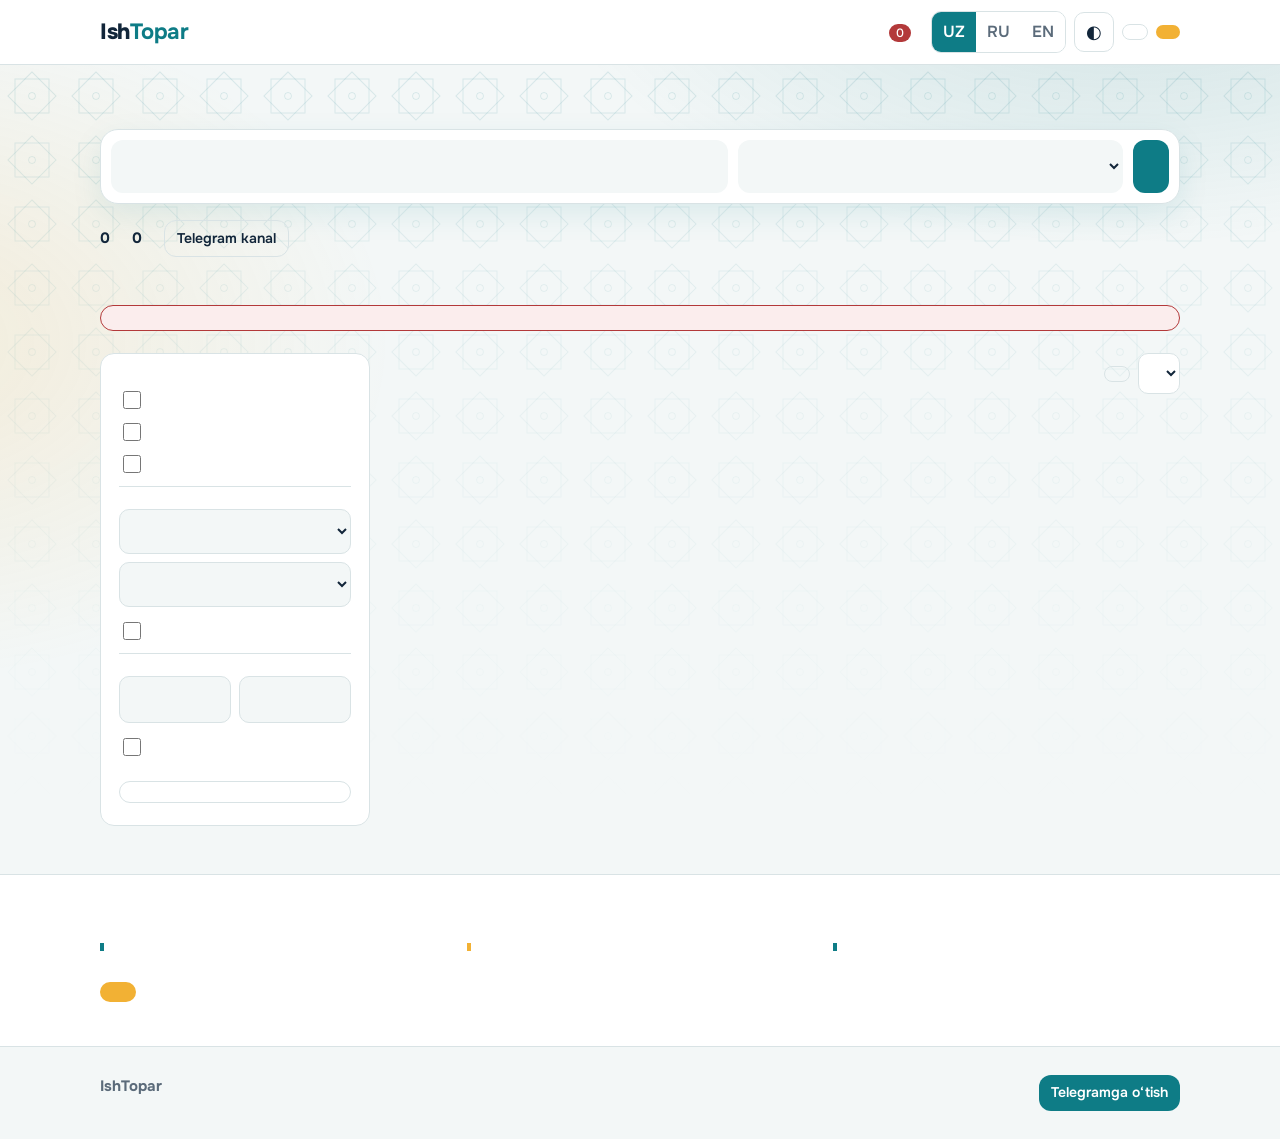
<file: index.html>
<!DOCTYPE html>
<html lang="uz">
<head>
<meta charset="utf-8">
<meta name="viewport" content="width=device-width, initial-scale=1">
<title>IshTopar</title>
<link rel="preconnect" href="https://fonts.googleapis.com">
<link href="https://fonts.googleapis.com/css2?family=Onest:wght@400;500;600;800&display=swap" rel="stylesheet">
<link rel="stylesheet" href="/static/style.css">
<style>
:root{
  --ink:#12263A; --muted:#5B6B7A; --bg:#F3F7F7; --surface:#FFFFFF; --line:#D9E3E5;
  --teal:#0E7C86; --teal-dark:#0A5E66; --gold:#F2B134; --red:#B3393A; --red-bg:#FBEDED;
  --sal-bg:#FFF4D9; --sal-line:#F0D894; --sal-ink:#4A3500; --radius:14px;
  --glow1:rgba(14,124,134,.17); --glow2:rgba(242,177,52,.15); --pat:url("data:image/svg+xml,<svg xmlns='http://www.w3.org/2000/svg' width='64' height='64' viewBox='0 0 64 64'><g fill='none' stroke='%230E7C86' stroke-opacity='.14' stroke-width='1'><rect x='15' y='15' width='34' height='34'/><rect x='15' y='15' width='34' height='34' transform='rotate(45 32 32)'/><circle cx='32' cy='32' r='3.5'/></g></svg>");
}
@media (prefers-color-scheme:dark){
  :root:not([data-theme="light"]){--ink:#E8EEF2; --muted:#9AAAB8; --bg:#0F1A24; --surface:#16242F; --line:#26384A; --teal:#3FB6C1; --teal-dark:#7FD3DB; --red-bg:#2C1A1B; --red:#E27C7D; --sal-bg:#3A3016; --sal-line:#5C4B1C; --sal-ink:#F6D98B; --glow1:rgba(63,182,193,.20); --glow2:rgba(242,177,52,.10); --pat:url("data:image/svg+xml,<svg xmlns='http://www.w3.org/2000/svg' width='64' height='64' viewBox='0 0 64 64'><g fill='none' stroke='%233FB6C1' stroke-opacity='.11' stroke-width='1'><rect x='15' y='15' width='34' height='34'/><rect x='15' y='15' width='34' height='34' transform='rotate(45 32 32)'/><circle cx='32' cy='32' r='3.5'/></g></svg>");}
}
:root[data-theme="dark"]{--ink:#E8EEF2; --muted:#9AAAB8; --bg:#0F1A24; --surface:#16242F; --line:#26384A; --teal:#3FB6C1; --teal-dark:#7FD3DB; --red-bg:#2C1A1B; --red:#E27C7D; --sal-bg:#3A3016; --sal-line:#5C4B1C; --sal-ink:#F6D98B; --glow1:rgba(63,182,193,.20); --glow2:rgba(242,177,52,.10); --pat:url("data:image/svg+xml,<svg xmlns='http://www.w3.org/2000/svg' width='64' height='64' viewBox='0 0 64 64'><g fill='none' stroke='%233FB6C1' stroke-opacity='.11' stroke-width='1'><rect x='15' y='15' width='34' height='34'/><rect x='15' y='15' width='34' height='34' transform='rotate(45 32 32)'/><circle cx='32' cy='32' r='3.5'/></g></svg>");}
*{box-sizing:border-box}
body::before{content:"";position:fixed;inset:0;z-index:-2;pointer-events:none;background:radial-gradient(900px 460px at 88% -6%,var(--glow1),transparent 65%),radial-gradient(760px 520px at -8% 38%,var(--glow2),transparent 65%)}
body::after{content:"";position:fixed;inset:0;z-index:-1;pointer-events:none;background-image:var(--pat);background-size:64px 64px;-webkit-mask-image:linear-gradient(180deg,#000 0,rgba(0,0,0,.35) 45%,transparent 90%);mask-image:linear-gradient(180deg,#000 0,rgba(0,0,0,.35) 45%,transparent 90%)}
html{scroll-padding-top:env(safe-area-inset-top,0px)}
body{margin:0;background:var(--bg);color:var(--ink);font-family:"Onest","Segoe UI",system-ui,sans-serif;line-height:1.55;font-size:16px;padding-top:env(safe-area-inset-top,0px);padding-bottom:env(safe-area-inset-bottom,0px)}
a{color:inherit}
:focus-visible{outline:3px solid var(--gold);outline-offset:2px}
.wrap{max-width:1120px;margin:0 auto;padding:0 20px}
.btn{display:inline-block;border:0;cursor:pointer;font:inherit;font-weight:600;border-radius:12px;padding:10px 18px;text-decoration:none;text-align:center}
.btn-gold{background:var(--gold);color:#2B1E00}
.btn-gold:hover{filter:brightness(.95)}
.btn-teal{background:var(--teal);color:#fff}
.btn-teal:hover{background:var(--teal-dark)}
.btn-line{background:transparent;border:1.5px solid var(--line);color:var(--ink)}
.btn-line:hover{border-color:var(--teal)}
.btn-sm{padding:7px 12px;font-size:14px}
.icon-btn{border:1px solid var(--line);background:var(--surface);color:var(--ink);border-radius:10px;width:40px;height:40px;cursor:pointer;font-size:18px}

/* Header */
header.top{background:var(--surface);border-bottom:1px solid var(--line)}
header.top .wrap{display:flex;align-items:center;gap:12px;min-height:64px;flex-wrap:wrap;padding-top:8px;padding-bottom:8px}
.logo{font-weight:800;font-size:22px;text-decoration:none;letter-spacing:-.02em}
.logo b{color:var(--teal)}
nav{margin-left:auto;display:flex;gap:8px;align-items:center;flex-wrap:wrap}
nav .navlink{padding:8px 12px;border-radius:10px;text-decoration:none;color:var(--muted);font-weight:500;background:none;border:0;font:inherit;font-weight:500;cursor:pointer}
nav .navlink:hover{background:var(--bg);color:var(--ink)}
.count{display:inline-block;min-width:22px;padding:0 6px;border-radius:999px;background:var(--red);color:#fff;font-size:12px;text-align:center;margin-left:4px}
.lang{display:flex;border:1px solid var(--line);border-radius:10px;overflow:hidden}
.lang button{border:0;background:var(--surface);color:var(--muted);font:inherit;font-weight:600;padding:8px 11px;cursor:pointer}
.lang button[aria-pressed="true"]{background:var(--teal);color:#fff}
#userBox{display:none;position:relative;align-items:center}
.avatar-btn{width:42px;height:42px;border-radius:50%;border:2.5px solid var(--teal);padding:0;background:var(--teal);color:#fff;font:inherit;font-weight:800;cursor:pointer;overflow:hidden;display:grid;place-items:center}
.avatar-btn.emp{border-color:var(--gold);background:var(--gold);color:#2B1E00}
.avatar-btn img{width:100%;height:100%;object-fit:cover;display:block}
.online{position:absolute;right:0;bottom:0;width:12px;height:12px;border-radius:50%;background:#2DB36B;border:2px solid var(--surface);pointer-events:none}
.menu{position:absolute;right:0;top:calc(100% + 10px);min-width:270px;background:var(--surface);border:1px solid var(--line);border-radius:14px;box-shadow:0 14px 40px rgba(0,0,0,.22);padding:8px;z-index:20}
.menu[hidden]{display:none}
.menu .who{display:flex;gap:12px;align-items:center;padding:10px 10px 14px;border-bottom:1px solid var(--line);margin-bottom:6px}
.who-av{width:48px;height:48px;flex:none;border-radius:50%;background:var(--teal);color:#fff;border:2.5px solid var(--teal);display:grid;place-items:center;font-weight:800;overflow:hidden}
.who-av.emp{background:var(--gold);border-color:var(--gold);color:#2B1E00}
.who-av img{width:100%;height:100%;object-fit:cover;display:block}
.who-t{min-width:0}
.who-t strong{display:block;font-size:16px;line-height:1.3;overflow:hidden;text-overflow:ellipsis;white-space:nowrap}
#mId{color:var(--muted);font-size:14px;font-variant-numeric:tabular-nums;overflow:hidden;text-overflow:ellipsis}
.menu button{display:flex;gap:10px;align-items:center;width:100%;text-align:left;border:0;background:none;color:var(--ink);font:inherit;padding:10px;border-radius:9px;cursor:pointer}
.menu button svg{width:18px;height:18px;flex:none;color:var(--muted)}
.menu button.danger,.menu button.danger svg{color:var(--red)}
.menu button:hover{background:var(--bg)}
.pill{display:inline-block;margin-top:6px;font-size:12px;font-weight:700;padding:1px 10px;border-radius:999px;border:1.5px solid var(--teal);color:var(--teal);background:var(--bg)}
.pill.emp{border-color:var(--gold);color:var(--sal-ink);background:var(--sal-bg)}
.roles{display:grid;grid-template-columns:1fr 1fr;gap:10px;margin-top:6px}
.dlg form label.role{position:relative;margin:0;font-weight:400;border:1.5px solid var(--line);border-radius:12px;padding:12px;cursor:pointer;background:var(--bg)}
.dlg form .role input{position:absolute;opacity:0;width:1px;height:1px;padding:0;border:0}
.role strong{display:block;font-weight:600}
.role span{color:var(--muted);font-size:14px;line-height:1.35;display:block}
.role:has(input:checked){border-color:var(--teal);box-shadow:0 0 0 2px var(--teal) inset}
.role:has(input:focus-visible){outline:3px solid var(--gold);outline-offset:2px}
.photo-row{display:flex;gap:16px;align-items:center;margin:16px 0 4px}
.photo{width:84px;height:84px;flex:none;border-radius:50%;background:var(--teal);color:#fff;display:grid;place-items:center;font-weight:800;font-size:30px;overflow:hidden}
.dlg form label.inl{display:flex;gap:8px;align-items:center;font-weight:500;margin-top:16px}
.dlg form input[type=checkbox]{width:18px;height:18px;padding:0;accent-color:var(--teal)}
.dlg form label.sub{margin-top:14px}
.tabs[hidden]{display:none}
.phone{display:flex;align-items:center;border:1px solid var(--line);border-radius:10px;background:var(--bg)}
.phone:focus-within{outline:3px solid var(--gold);outline-offset:2px;border-color:var(--teal)}
.pfx{padding:0 4px 0 13px;font-weight:600;color:var(--ink);user-select:none;white-space:nowrap}
.dlg form .phone input{border:0;background:transparent;outline:none;padding-left:6px;font-variant-numeric:tabular-nums}
.pwbox{position:relative}
.dlg form .pwbox input{padding-right:100px}
.pwtog{position:absolute;right:6px;top:50%;transform:translateY(-50%);border:0;background:none;color:var(--teal);font:inherit;font-weight:600;cursor:pointer;padding:6px 8px}
.linkrow{display:flex;justify-content:space-between;gap:8px 16px;flex-wrap:wrap;margin-top:12px}
.linkbtn{border:0;background:none;color:var(--teal);font:inherit;font-weight:600;cursor:pointer;padding:4px 0;text-decoration:underline;text-underline-offset:3px}
.alert{margin:12px 0 0;padding:10px 14px;border-radius:10px;background:var(--red-bg);border:1px solid var(--red);font-size:15px}
.demo{margin:12px 0 0;padding:10px 14px;border:1.5px dashed var(--gold);border-radius:10px;background:var(--sal-bg);color:var(--sal-ink);font-size:15px}
.demo strong{letter-spacing:.18em;font-size:18px}
.dlg form input.codeinput{letter-spacing:.35em;font-size:22px;text-align:center;font-variant-numeric:tabular-nums}

/* Hero */
.hero{padding:40px 0 22px}
.hero h1{font-size:clamp(30px,5vw,50px);line-height:1.08;margin:0 0 10px;letter-spacing:-.03em;font-weight:800;max-width:16em}
.hero h1 .h1b{display:block;color:var(--teal)}
.hero p{margin:0 0 24px;color:var(--muted);font-size:18px;max-width:34em}
.search{display:grid;grid-template-columns:1.6fr 1fr auto;gap:10px;background:var(--surface);border:1px solid var(--line);border-radius:18px;padding:10px;box-shadow:0 10px 30px rgba(14,124,134,.10)}
.search input,.search select{font:inherit;color:var(--ink);background:var(--bg);border:1px solid transparent;border-radius:12px;padding:13px 14px;width:100%}
.search input:focus,.search select:focus{border-color:var(--teal);outline:none}
.stats{display:flex;gap:22px;flex-wrap:wrap;margin-top:16px;color:var(--muted);font-size:15px;align-items:center}
.stats strong{color:var(--ink)}

/* Categories */
.cats{display:flex;gap:8px;overflow-x:auto;padding:6px 20px 14px;margin:0 -20px;scrollbar-width:thin}
.chip{flex:none;border:1.5px solid var(--line);background:var(--surface);color:var(--ink);padding:8px 16px;border-radius:999px;font:inherit;font-weight:500;cursor:pointer}
.chip[aria-pressed="true"]{background:var(--teal);border-color:var(--teal);color:#fff}

.warn{display:flex;gap:12px;background:var(--red-bg);border:1px solid var(--red);color:var(--ink);border-radius:var(--radius);padding:12px 16px;margin:6px 0 22px;font-size:15px}
.warn strong{color:var(--red)}

/* Layout */
.layout{display:grid;grid-template-columns:270px 1fr;gap:24px;align-items:start;padding-bottom:48px}
aside.filters{background:var(--surface);border:1px solid var(--line);border-radius:var(--radius);padding:18px;position:sticky;top:16px}
aside.filters h2{font-size:16px;margin:0 0 12px}
.fgroup{border-top:1px solid var(--line);padding:14px 0 6px}
.fgroup:first-of-type{border-top:0;padding-top:0}
.fgroup h3{font-size:14px;margin:0 0 8px;color:var(--muted);font-weight:600}
.fgroup label.chk{display:flex;gap:8px;align-items:center;padding:4px 0;cursor:pointer}
.fgroup input[type=checkbox]{accent-color:var(--teal);width:18px;height:18px}
.fgroup select,.fgroup input[type=number]{font:inherit;width:100%;padding:10px;border-radius:10px;border:1px solid var(--line);background:var(--bg);color:var(--ink);margin-bottom:8px}
.fgroup select:disabled{opacity:.55}
.range{display:grid;grid-template-columns:1fr 1fr;gap:8px}
.filters-toggle{display:none}

.listhead{display:flex;justify-content:space-between;align-items:center;margin-bottom:12px;gap:12px;flex-wrap:wrap}
.listhead h2{margin:0;font-size:20px}
.listhead select{font:inherit;padding:8px 10px;border-radius:10px;border:1px solid var(--line);background:var(--surface);color:var(--ink)}

/* Job card */
.job{display:grid;grid-template-columns:48px 1fr auto;gap:14px;background:var(--surface);border:1px solid var(--line);border-radius:var(--radius);padding:16px;margin-bottom:12px;cursor:pointer}
.job:hover{border-color:var(--teal)}
.avatar{width:48px;height:48px;border-radius:12px;background:var(--teal);color:#fff;display:grid;place-items:center;font-weight:800;font-size:18px}
.job h3{margin:0 0 2px;font-size:18px;line-height:1.3;display:flex;gap:8px;align-items:center;flex-wrap:wrap}
.job .meta{color:var(--muted);font-size:14.5px}
.colink{border:0;background:none;padding:0;font:inherit;color:var(--teal);font-weight:600;cursor:pointer;text-decoration:underline;text-underline-offset:3px}
.tags{display:flex;flex-wrap:wrap;gap:6px;margin-top:10px}
.tag{font-size:13px;padding:3px 10px;border-radius:999px;background:var(--bg);border:1px solid var(--line);color:var(--ink)}
.tag.salary{background:var(--sal-bg);border-color:var(--sal-line);color:var(--sal-ink)}
.badge-new{font-size:12px;font-weight:700;background:var(--gold);color:#2B1E00;border-radius:6px;padding:1px 8px}
.job .side{text-align:right;display:flex;flex-direction:column;justify-content:space-between;align-items:flex-end;gap:8px;font-size:13px;color:var(--muted)}
.save{border:0;background:none;font-size:22px;cursor:pointer;color:var(--muted);line-height:1}
.save[aria-pressed="true"]{color:var(--red)}
.empty{text-align:center;padding:48px 16px;background:var(--surface);border:1px dashed var(--line);border-radius:var(--radius);color:var(--muted)}
.empty strong{display:block;color:var(--ink);font-size:18px;margin-bottom:6px}
.more{display:block;margin:6px auto 0}

/* Employers */
.employers{background:var(--surface);border-top:1px solid var(--line);border-bottom:1px solid var(--line);padding:44px 0}
.employers h2{margin:0 0 6px;font-size:28px;letter-spacing:-.02em}
.employers p.lead{margin:0 0 24px;color:var(--muted);max-width:36em}
.eitems{display:grid;grid-template-columns:repeat(3,1fr);gap:20px;margin-bottom:24px}
.eitem{border-left:4px solid var(--teal);padding:2px 0 2px 16px}
.eitem:nth-child(2){border-color:var(--gold)}
.eitem h3{margin:0 0 4px;font-size:17px}
.eitem p{margin:0;color:var(--muted);font-size:15px}

/* Dialogs */
dialog{border:0;border-radius:18px;padding:0;max-width:640px;width:calc(100% - 28px);background:var(--surface);color:var(--ink);box-shadow:0 30px 80px rgba(0,0,0,.35)}
dialog::backdrop{background:rgba(10,20,30,.55)}
.dlg{padding:24px;max-height:85vh;overflow:auto}
.dlg h2{margin:0 0 4px;font-size:24px;line-height:1.25}
.dlg .close{float:right}
.dlg dl{display:grid;grid-template-columns:110px 1fr;gap:8px 12px;margin:18px 0}
.dlg dt{color:var(--muted)}
.dlg dd{margin:0}
.dlg .actions{display:flex;gap:10px;flex-wrap:wrap;margin-top:18px}
.dlg form label{display:block;margin:12px 0 4px;font-weight:600;font-size:14px}
.dlg form input,.dlg form select,.dlg form textarea{font:inherit;width:100%;padding:11px;border-radius:10px;border:1px solid var(--line);background:var(--bg);color:var(--ink)}
.dlg .two{display:grid;grid-template-columns:1fr 1fr;gap:10px}
.tabs{display:flex;gap:6px;margin:14px 0 4px}
.tabs button{flex:1;border:1.5px solid var(--line);background:var(--surface);color:var(--ink);font:inherit;font-weight:600;padding:9px;border-radius:10px;cursor:pointer}
.tabs button[aria-pressed="true"]{background:var(--teal);border-color:var(--teal);color:#fff}
.note{color:var(--muted);font-size:14px;margin-top:12px}
.mini{display:flex;justify-content:space-between;gap:10px;align-items:center;border:1px solid var(--line);border-radius:12px;padding:10px 14px;margin-top:8px;cursor:pointer;background:var(--bg)}
.mini:hover{border-color:var(--teal)}

footer{background:var(--bg);padding:28px 0;color:var(--muted);font-size:15px}
footer .wrap{display:flex;justify-content:space-between;gap:16px;flex-wrap:wrap}

@media (max-width:860px){
  .layout{grid-template-columns:1fr}
  aside.filters{position:static;display:none}
  aside.filters.open{display:block}
  .filters-toggle{display:inline-block}
  .search{grid-template-columns:1fr}
  .eitems{grid-template-columns:1fr}
  nav .hide-sm{display:none}
}
@media (max-width:520px){
  .job{grid-template-columns:40px 1fr}
  .job .side{grid-column:1/-1;flex-direction:row;align-items:center;text-align:left}
  .avatar{width:40px;height:40px;font-size:16px}
  .dlg .two{grid-template-columns:1fr}
  .dlg dl{grid-template-columns:1fr}
}
@media (prefers-reduced-motion:no-preference){.job{transition:border-color .15s}}
</style>
</head>
<body>

<header class="top">
  <div class="wrap">
    <a class="logo" href="#">Ish<b>Topar</b></a>
    <nav>
      <button class="navlink" id="savedBtn"><span data-i18n="nav_saved"></span><span class="count" id="savedCount">0</span></button>
      <div class="lang" role="group" aria-label="Til / Язык">
        <button data-lang="uz" aria-pressed="true">UZ</button>
        <button data-lang="ru" aria-pressed="false">RU</button>
        <button data-lang="en" aria-pressed="false">EN</button>
      </div>
      <button class="icon-btn" id="themeBtn" aria-label="Theme">◐</button>
      <button class="btn btn-line btn-sm" id="loginBtn" data-i18n="login"></button>
      <span id="userBox">
        <button class="avatar-btn" id="avatarBtn" aria-haspopup="true" aria-expanded="false"></button>
        <span class="online" aria-hidden="true"></span>
        <div class="menu" id="userMenu" hidden>
          <div class="who">
            <div class="who-av" id="mAv"></div>
            <div class="who-t"><strong id="mName"></strong><div id="mId"></div><span class="pill" id="mRole"></span></div>
          </div>
          <button type="button" id="menuProfile"><svg viewBox="0 0 24 24" fill="none" stroke="currentColor" stroke-width="2" stroke-linecap="round" stroke-linejoin="round" aria-hidden="true"><circle cx="12" cy="8" r="4"/><path d="M4 21c0-4 4-6 8-6s8 2 8 6"/></svg><span data-i18n="menu_profile"></span></button>
          <button type="button" id="logoutBtn" class="danger"><svg viewBox="0 0 24 24" fill="none" stroke="currentColor" stroke-width="2" stroke-linecap="round" stroke-linejoin="round" aria-hidden="true"><path d="M9 21H5a2 2 0 0 1-2-2V5a2 2 0 0 1 2-2h4"/><path d="M16 17l5-5-5-5"/><path d="M21 12H9"/></svg><span data-i18n="logout"></span></button>
        </div>
      </span>
      <button class="btn btn-gold btn-sm" id="postBtn" data-i18n="post"></button>
    </nav>
  </div>
</header>

<main>
<section class="hero">
  <div class="wrap">
    <h1><span data-i18n="hero_h1"></span><span class="h1b" data-i18n="hero_h2"></span></h1>
    <p data-i18n="hero_p"></p>
    <div class="search" role="search">
      <input id="q" type="search" data-ph="ph_q" aria-label="Search">
      <select id="regionTop" aria-label="Hudud"></select>
      <button class="btn btn-teal" id="goBtn" data-i18n="search"></button>
    </div>
    <div class="stats">
      <span><strong id="statCount">0</strong> <span data-i18n="stat_active"></span></span>
      <span><strong id="statNew">0</strong> <span data-i18n="stat_new"></span></span>
      <a class="btn btn-line btn-sm" href="https://t.me/ishtoparuzb" target="_blank" rel="noopener">Telegram kanal</a>
    </div>
  </div>
</section>

<div class="wrap">
  <div class="cats" id="cats"></div>

  <div class="warn" role="note">
    <strong data-i18n="warn_b"></strong><span data-i18n="warn_t"></span>
  </div>

  <div class="layout" id="list">
    <aside class="filters" id="filters">
      <h2 data-i18n="filters"></h2>
      <div class="fgroup">
        <h3 data-i18n="f_type"></h3>
        <label class="chk"><input type="checkbox" name="type" value="full"> <span data-i18n="t_full"></span></label>
        <label class="chk"><input type="checkbox" name="type" value="part"> <span data-i18n="t_part"></span></label>
        <label class="chk"><input type="checkbox" name="type" value="intern"> <span data-i18n="t_intern"></span></label>
      </div>
      <div class="fgroup">
        <h3 data-i18n="f_region"></h3>
        <select id="region" aria-label="Viloyat"></select>
        <select id="district" aria-label="Tuman"></select>
        <label class="chk"><input type="checkbox" id="remote"> <span data-i18n="remote"></span></label>
      </div>
      <div class="fgroup">
        <h3 data-i18n="f_salary"></h3>
        <div class="range">
          <input type="number" id="smin" min="0" step="0.5" data-ph="from">
          <input type="number" id="smax" min="0" step="0.5" data-ph="to">
        </div>
        <label class="chk"><input type="checkbox" id="salaryOnly"> <span data-i18n="sal_only"></span></label>
      </div>
      <button class="btn btn-line" id="reset" style="width:100%;margin:12px 0 4px" data-i18n="reset"></button>
    </aside>

    <section>
      <div class="listhead">
        <h2 id="resultTitle"></h2>
        <div style="display:flex;gap:8px;align-items:center;flex-wrap:wrap">
          <button class="btn btn-line btn-sm" id="backAll" hidden data-i18n="back_all"></button>
          <button class="btn btn-line btn-sm filters-toggle" id="fToggle" data-i18n="filters"></button>
          <select id="sort" aria-label="Sort">
            <option value="new" data-i18n="sort_new"></option>
            <option value="salary" data-i18n="sort_sal"></option>
          </select>
        </div>
      </div>
      <div id="jobs"></div>
    </section>
  </div>
</div>

<section class="employers" id="employers">
  <div class="wrap">
    <h2 data-i18n="e_h"></h2>
    <p class="lead" data-i18n="e_p"></p>
    <div class="eitems">
      <div class="eitem"><h3 data-i18n="e1_h"></h3><p data-i18n="e1_t"></p></div>
      <div class="eitem"><h3 data-i18n="e2_h"></h3><p data-i18n="e2_t"></p></div>
      <div class="eitem"><h3 data-i18n="e3_h"></h3><p data-i18n="e3_t"></p></div>
    </div>
    <button class="btn btn-gold" id="postBtn2" data-i18n="post"></button>
  </div>
</section>
</main>

<footer>
  <div class="wrap">
    <div><strong>IshTopar</strong><br><span data-i18n="foot1"></span></div>
    <div>
      
<a
  class="btn btn-teal btn-sm"
  href="https://t.me/ishtoparuzb"
  target="_blank"
  rel="noopener noreferrer"
>
  Telegramga o‘tish
</a>
<br>
<span data-i18n="foot3"></span>

    </div>
  </div>
</footer>

<dialog id="detail" aria-label="Job"><div class="dlg" id="dBody"></div></dialog>
<dialog id="coDlg" aria-label="Company"><div class="dlg" id="coBody"></div></dialog>

<dialog id="postDlg" aria-labelledby="pTitle">
  <div class="dlg">
    <button class="icon-btn close" data-close aria-label="Close">✕</button>
    <h2 id="pTitle" data-i18n="p_title"></h2>
    <p class="note" style="margin-top:4px" data-i18n="p_sub"></p>
    <form id="postForm">
      <label for="f1" data-i18n="p_job"></label><input id="f1" required>
      <label for="f2" data-i18n="p_co"></label><input id="f2" required>
      <div class="two">
        <div><label for="pCat" data-i18n="p_cat"></label><select id="pCat"></select></div>
        <div>
</file>
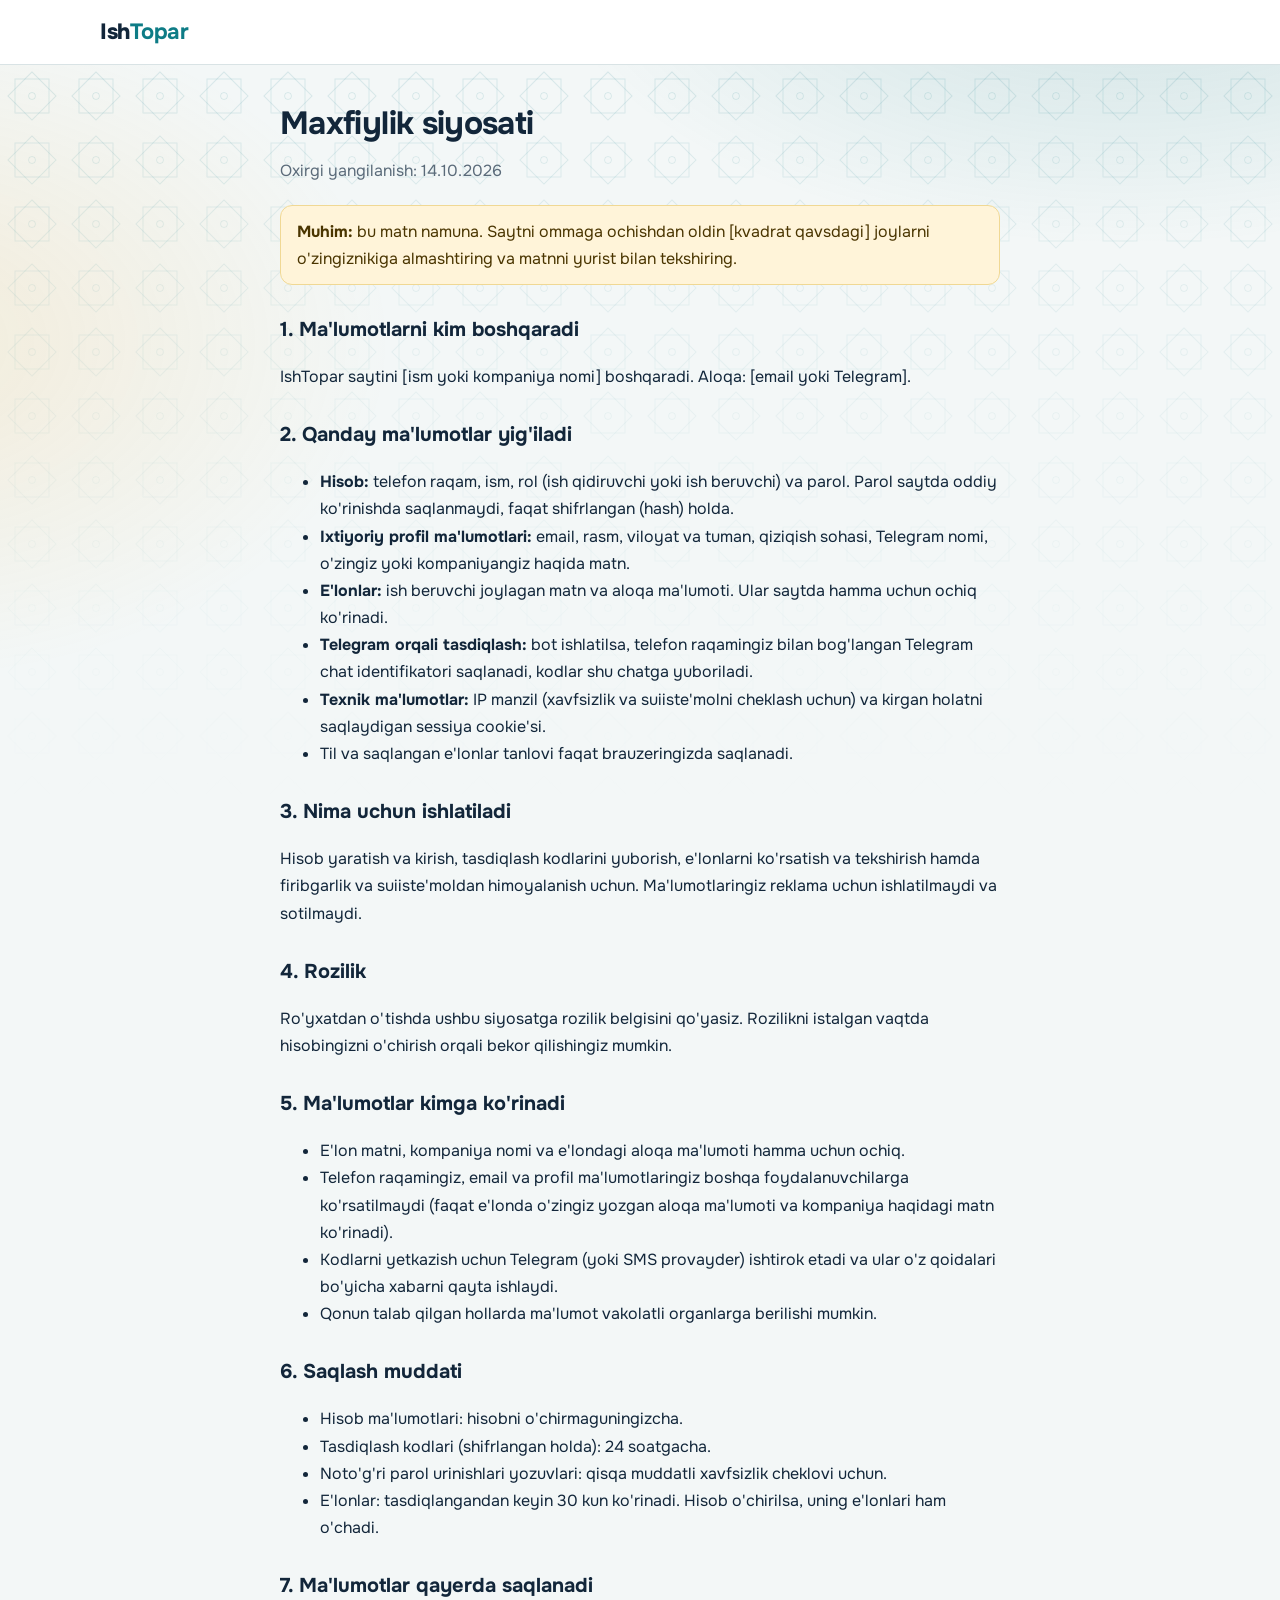
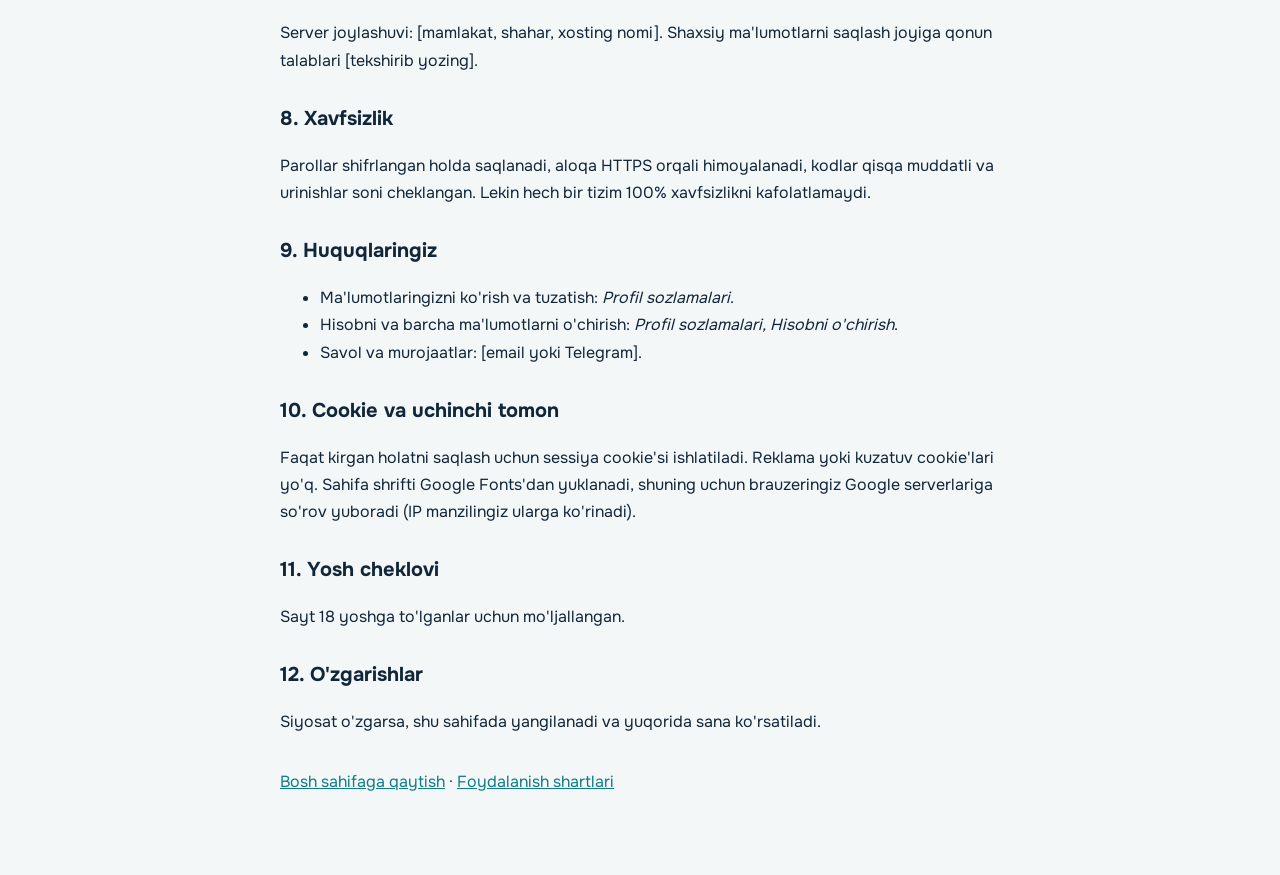
<file: privacy.html>
<!DOCTYPE html>
<html lang="uz">
<head>
<meta charset="utf-8">
<meta name="viewport" content="width=device-width, initial-scale=1">
<title>Maxfiylik siyosati | IshTopar</title>
<link rel="preconnect" href="https://fonts.googleapis.com">
<link href="https://fonts.googleapis.com/css2?family=Onest:wght@400;500;600;800&display=swap" rel="stylesheet">
<link rel="stylesheet" href="/static/style.css">
</head>
<body>
<header class="top"><div class="wrap"><a class="logo" href="/">Ish<b>Topar</b></a></div></header>
<main class="doc">
<h1>Maxfiylik siyosati</h1>
<div class="meta">Oxirgi yangilanish: 14.10.2026</div>
<div class="box"><strong>Muhim:</strong> bu matn namuna. Saytni ommaga ochishdan oldin [kvadrat qavsdagi] joylarni o'zingiznikiga almashtiring va matnni yurist bilan tekshiring.</div>

<h2>1. Ma'lumotlarni kim boshqaradi</h2>
<p>IshTopar saytini [ism yoki kompaniya nomi] boshqaradi. Aloqa: [email yoki Telegram].</p>

<h2>2. Qanday ma'lumotlar yig'iladi</h2>
<ul>
<li><strong>Hisob:</strong> telefon raqam, ism, rol (ish qidiruvchi yoki ish beruvchi) va parol. Parol saytda oddiy ko'rinishda saqlanmaydi, faqat shifrlangan (hash) holda.</li>
<li><strong>Ixtiyoriy profil ma'lumotlari:</strong> email, rasm, viloyat va tuman, qiziqish sohasi, Telegram nomi, o'zingiz yoki kompaniyangiz haqida matn.</li>
<li><strong>E'lonlar:</strong> ish beruvchi joylagan matn va aloqa ma'lumoti. Ular saytda hamma uchun ochiq ko'rinadi.</li>
<li><strong>Telegram orqali tasdiqlash:</strong> bot ishlatilsa, telefon raqamingiz bilan bog'langan Telegram chat identifikatori saqlanadi, kodlar shu chatga yuboriladi.</li>
<li><strong>Texnik ma'lumotlar:</strong> IP manzil (xavfsizlik va suiiste'molni cheklash uchun) va kirgan holatni saqlaydigan sessiya cookie'si.</li>
<li>Til va saqlangan e'lonlar tanlovi faqat brauzeringizda saqlanadi.</li>
</ul>

<h2>3. Nima uchun ishlatiladi</h2>
<p>Hisob yaratish va kirish, tasdiqlash kodlarini yuborish, e'lonlarni ko'rsatish va tekshirish hamda firibgarlik va suiiste'moldan himoyalanish uchun. Ma'lumotlaringiz reklama uchun ishlatilmaydi va sotilmaydi.</p>

<h2>4. Rozilik</h2>
<p>Ro'yxatdan o'tishda ushbu siyosatga rozilik belgisini qo'yasiz. Rozilikni istalgan vaqtda hisobingizni o'chirish orqali bekor qilishingiz mumkin.</p>

<h2>5. Ma'lumotlar kimga ko'rinadi</h2>
<ul>
<li>E'lon matni, kompaniya nomi va e'londagi aloqa ma'lumoti hamma uchun ochiq.</li>
<li>Telefon raqamingiz, email va profil ma'lumotlaringiz boshqa foydalanuvchilarga ko'rsatilmaydi (faqat e'londa o'zingiz yozgan aloqa ma'lumoti va kompaniya haqidagi matn ko'rinadi).</li>
<li>Kodlarni yetkazish uchun Telegram (yoki SMS provayder) ishtirok etadi va ular o'z qoidalari bo'yicha xabarni qayta ishlaydi.</li>
<li>Qonun talab qilgan hollarda ma'lumot vakolatli organlarga berilishi mumkin.</li>
</ul>

<h2>6. Saqlash muddati</h2>
<ul>
<li>Hisob ma'lumotlari: hisobni o'chirmaguningizcha.</li>
<li>Tasdiqlash kodlari (shifrlangan holda): 24 soatgacha.</li>
<li>Noto'g'ri parol urinishlari yozuvlari: qisqa muddatli xavfsizlik cheklovi uchun.</li>
<li>E'lonlar: tasdiqlangandan keyin 30 kun ko'rinadi. Hisob o'chirilsa, uning e'lonlari ham o'chadi.</li>
</ul>

<h2>7. Ma'lumotlar qayerda saqlanadi</h2>
<p>Server joylashuvi: [mamlakat, shahar, xosting nomi]. Shaxsiy ma'lumotlarni saqlash joyiga qonun talablari [tekshirib yozing].</p>

<h2>8. Xavfsizlik</h2>
<p>Parollar shifrlangan holda saqlanadi, aloqa HTTPS orqali himoyalanadi, kodlar qisqa muddatli va urinishlar soni cheklangan. Lekin hech bir tizim 100% xavfsizlikni kafolatlamaydi.</p>

<h2>9. Huquqlaringiz</h2>
<ul>
<li>Ma'lumotlaringizni ko'rish va tuzatish: <em>Profil sozlamalari</em>.</li>
<li>Hisobni va barcha ma'lumotlarni o'chirish: <em>Profil sozlamalari, Hisobni o'chirish</em>.</li>
<li>Savol va murojaatlar: [email yoki Telegram].</li>
</ul>

<h2>10. Cookie va uchinchi tomon</h2>
<p>Faqat kirgan holatni saqlash uchun sessiya cookie'si ishlatiladi. Reklama yoki kuzatuv cookie'lari yo'q. Sahifa shrifti Google Fonts'dan yuklanadi, shuning uchun brauzeringiz Google serverlariga so'rov yuboradi (IP manzilingiz ularga ko'rinadi).</p>

<h2>11. Yosh cheklovi</h2>
<p>Sayt 18 yoshga to'lganlar uchun mo'ljallangan.</p>

<h2>12. O'zgarishlar</h2>
<p>Siyosat o'zgarsa, shu sahifada yangilanadi va yuqorida sana ko'rsatiladi.</p>

<p style="margin-top:32px"><a href="/">Bosh sahifaga qaytish</a> · <a href="/terms">Foydalanish shartlari</a></p>
</main>
</body>
</html>
</file>
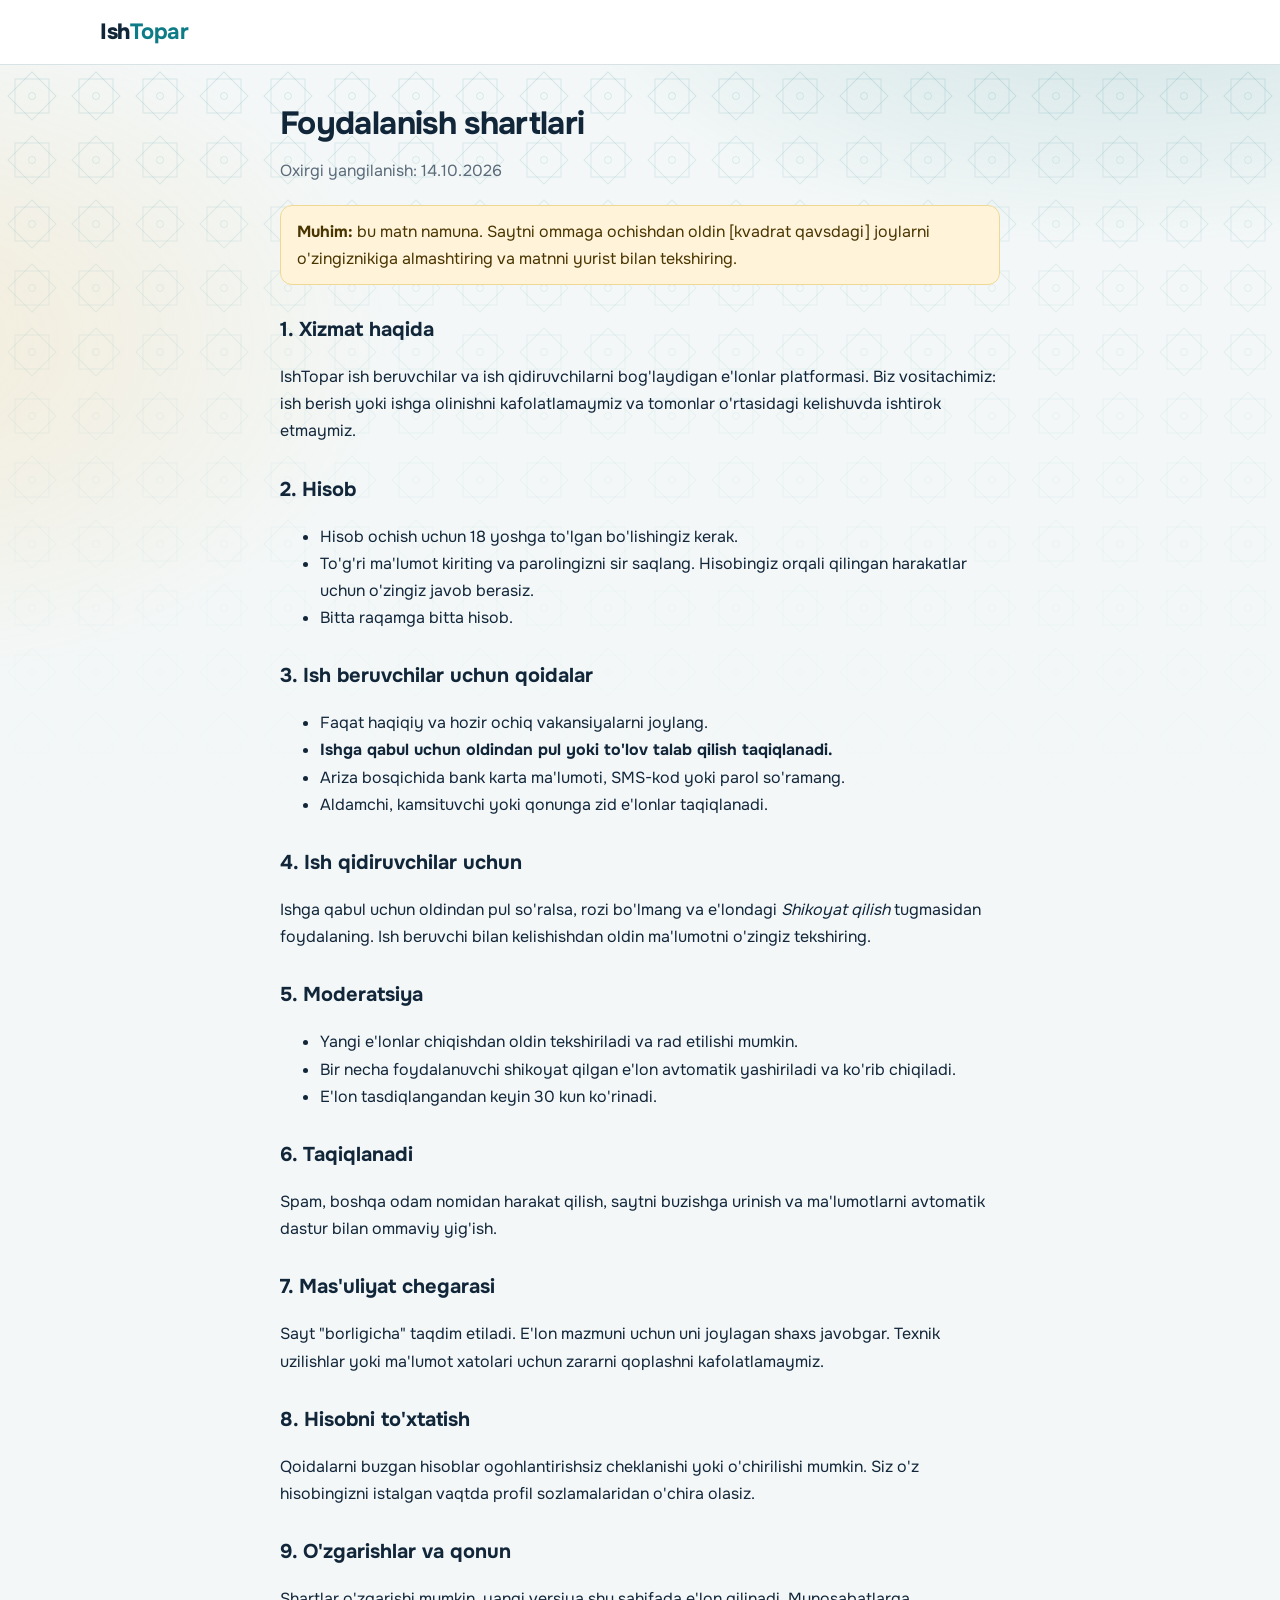
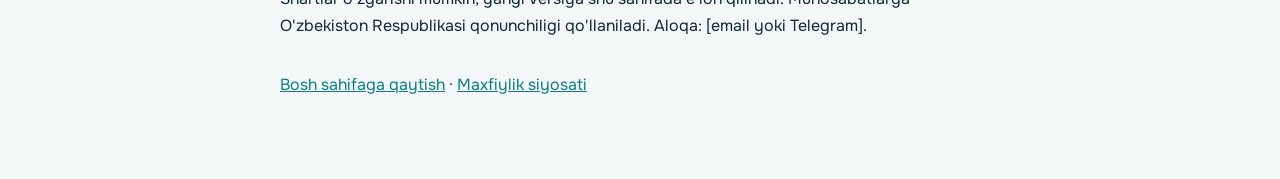
<file: terms.html>
<!DOCTYPE html>
<html lang="uz">
<head>
<meta charset="utf-8">
<meta name="viewport" content="width=device-width, initial-scale=1">
<title>Foydalanish shartlari | IshTopar</title>
<link rel="preconnect" href="https://fonts.googleapis.com">
<link href="https://fonts.googleapis.com/css2?family=Onest:wght@400;500;600;800&display=swap" rel="stylesheet">
<link rel="stylesheet" href="/static/style.css">
</head>
<body>
<header class="top"><div class="wrap"><a class="logo" href="/">Ish<b>Topar</b></a></div></header>
<main class="doc">
<h1>Foydalanish shartlari</h1>
<div class="meta">Oxirgi yangilanish: 14.10.2026</div>
<div class="box"><strong>Muhim:</strong> bu matn namuna. Saytni ommaga ochishdan oldin [kvadrat qavsdagi] joylarni o'zingiznikiga almashtiring va matnni yurist bilan tekshiring.</div>

<h2>1. Xizmat haqida</h2>
<p>IshTopar ish beruvchilar va ish qidiruvchilarni bog'laydigan e'lonlar platformasi. Biz vositachimiz: ish berish yoki ishga olinishni kafolatlamaymiz va tomonlar o'rtasidagi kelishuvda ishtirok etmaymiz.</p>

<h2>2. Hisob</h2>
<ul>
<li>Hisob ochish uchun 18 yoshga to'lgan bo'lishingiz kerak.</li>
<li>To'g'ri ma'lumot kiriting va parolingizni sir saqlang. Hisobingiz orqali qilingan harakatlar uchun o'zingiz javob berasiz.</li>
<li>Bitta raqamga bitta hisob.</li>
</ul>

<h2>3. Ish beruvchilar uchun qoidalar</h2>
<ul>
<li>Faqat haqiqiy va hozir ochiq vakansiyalarni joylang.</li>
<li><strong>Ishga qabul uchun oldindan pul yoki to'lov talab qilish taqiqlanadi.</strong></li>
<li>Ariza bosqichida bank karta ma'lumoti, SMS-kod yoki parol so'ramang.</li>
<li>Aldamchi, kamsituvchi yoki qonunga zid e'lonlar taqiqlanadi.</li>
</ul>

<h2>4. Ish qidiruvchilar uchun</h2>
<p>Ishga qabul uchun oldindan pul so'ralsa, rozi bo'lmang va e'londagi <em>Shikoyat qilish</em> tugmasidan foydalaning. Ish beruvchi bilan kelishishdan oldin ma'lumotni o'zingiz tekshiring.</p>

<h2>5. Moderatsiya</h2>
<ul>
<li>Yangi e'lonlar chiqishdan oldin tekshiriladi va rad etilishi mumkin.</li>
<li>Bir necha foydalanuvchi shikoyat qilgan e'lon avtomatik yashiriladi va ko'rib chiqiladi.</li>
<li>E'lon tasdiqlangandan keyin 30 kun ko'rinadi.</li>
</ul>

<h2>6. Taqiqlanadi</h2>
<p>Spam, boshqa odam nomidan harakat qilish, saytni buzishga urinish va ma'lumotlarni avtomatik dastur bilan ommaviy yig'ish.</p>

<h2>7. Mas'uliyat chegarasi</h2>
<p>Sayt "borligicha" taqdim etiladi. E'lon mazmuni uchun uni joylagan shaxs javobgar. Texnik uzilishlar yoki ma'lumot xatolari uchun zararni qoplashni kafolatlamaymiz.</p>

<h2>8. Hisobni to'xtatish</h2>
<p>Qoidalarni buzgan hisoblar ogohlantirishsiz cheklanishi yoki o'chirilishi mumkin. Siz o'z hisobingizni istalgan vaqtda profil sozlamalaridan o'chira olasiz.</p>

<h2>9. O'zgarishlar va qonun</h2>
<p>Shartlar o'zgarishi mumkin, yangi versiya shu sahifada e'lon qilinadi. Munosabatlarga O'zbekiston Respublikasi qonunchiligi qo'llaniladi. Aloqa: [email yoki Telegram].</p>

<p style="margin-top:32px"><a href="/">Bosh sahifaga qaytish</a> · <a href="/privacy">Maxfiylik siyosati</a></p>
</main>
</body>
</html>
</file>
<file: static/style.css>
:root{
  --ink:#12263A; --muted:#5B6B7A; --bg:#F3F7F7; --surface:#FFFFFF; --line:#D9E3E5;
  --teal:#0E7C86; --teal-dark:#0A5E66; --gold:#F2B134; --red:#B3393A; --red-bg:#FBEDED;
  --sal-bg:#FFF4D9; --sal-line:#F0D894; --sal-ink:#4A3500; --radius:14px;
  --glow1:rgba(14,124,134,.17); --glow2:rgba(242,177,52,.15); --pat:url("data:image/svg+xml,<svg xmlns='http://www.w3.org/2000/svg' width='64' height='64' viewBox='0 0 64 64'><g fill='none' stroke='%230E7C86' stroke-opacity='.14' stroke-width='1'><rect x='15' y='15' width='34' height='34'/><rect x='15' y='15' width='34' height='34' transform='rotate(45 32 32)'/><circle cx='32' cy='32' r='3.5'/></g></svg>");
}
@media (prefers-color-scheme:dark){
  :root:not([data-theme="light"]){--ink:#E8EEF2; --muted:#9AAAB8; --bg:#0F1A24; --surface:#16242F; --line:#26384A; --teal:#3FB6C1; --teal-dark:#7FD3DB; --red-bg:#2C1A1B; --red:#E27C7D; --sal-bg:#3A3016; --sal-line:#5C4B1C; --sal-ink:#F6D98B; --glow1:rgba(63,182,193,.20); --glow2:rgba(242,177,52,.10); --pat:url("data:image/svg+xml,<svg xmlns='http://www.w3.org/2000/svg' width='64' height='64' viewBox='0 0 64 64'><g fill='none' stroke='%233FB6C1' stroke-opacity='.11' stroke-width='1'><rect x='15' y='15' width='34' height='34'/><rect x='15' y='15' width='34' height='34' transform='rotate(45 32 32)'/><circle cx='32' cy='32' r='3.5'/></g></svg>");}
}
:root[data-theme="dark"]{--ink:#E8EEF2; --muted:#9AAAB8; --bg:#0F1A24; --surface:#16242F; --line:#26384A; --teal:#3FB6C1; --teal-dark:#7FD3DB; --red-bg:#2C1A1B; --red:#E27C7D; --sal-bg:#3A3016; --sal-line:#5C4B1C; --sal-ink:#F6D98B; --glow1:rgba(63,182,193,.20); --glow2:rgba(242,177,52,.10); --pat:url("data:image/svg+xml,<svg xmlns='http://www.w3.org/2000/svg' width='64' height='64' viewBox='0 0 64 64'><g fill='none' stroke='%233FB6C1' stroke-opacity='.11' stroke-width='1'><rect x='15' y='15' width='34' height='34'/><rect x='15' y='15' width='34' height='34' transform='rotate(45 32 32)'/><circle cx='32' cy='32' r='3.5'/></g></svg>");}
*{box-sizing:border-box}
body::before{content:"";position:fixed;inset:0;z-index:-2;pointer-events:none;background:radial-gradient(900px 460px at 88% -6%,var(--glow1),transparent 65%),radial-gradient(760px 520px at -8% 38%,var(--glow2),transparent 65%)}
body::after{content:"";position:fixed;inset:0;z-index:-1;pointer-events:none;background-image:var(--pat);background-size:64px 64px;-webkit-mask-image:linear-gradient(180deg,#000 0,rgba(0,0,0,.35) 45%,transparent 90%);mask-image:linear-gradient(180deg,#000 0,rgba(0,0,0,.35) 45%,transparent 90%)}
html{scroll-padding-top:env(safe-area-inset-top,0px)}
body{margin:0;background:var(--bg);color:var(--ink);font-family:"Onest","Segoe UI",system-ui,sans-serif;line-height:1.55;font-size:16px;padding-top:env(safe-area-inset-top,0px);padding-bottom:env(safe-area-inset-bottom,0px)}
a{color:inherit}
:focus-visible{outline:3px solid var(--gold);outline-offset:2px}
.wrap{max-width:1120px;margin:0 auto;padding:0 20px}
.btn{display:inline-block;border:0;cursor:pointer;font:inherit;font-weight:600;border-radius:12px;padding:10px 18px;text-decoration:none;text-align:center}
.btn-gold{background:var(--gold);color:#2B1E00}
.btn-gold:hover{filter:brightness(.95)}
.btn-teal{background:var(--teal);color:#fff}
.btn-teal:hover{background:var(--teal-dark)}
.btn-line{background:transparent;border:1.5px solid var(--line);color:var(--ink)}
.btn-line:hover{border-color:var(--teal)}
.btn-sm{padding:7px 12px;font-size:14px}
.icon-btn{border:1px solid var(--line);background:var(--surface);color:var(--ink);border-radius:10px;width:40px;height:40px;cursor:pointer;font-size:18px}

/* Header */
header.top{background:var(--surface);border-bottom:1px solid var(--line)}
header.top .wrap{display:flex;align-items:center;gap:12px;min-height:64px;flex-wrap:wrap;padding-top:8px;padding-bottom:8px}
.logo{font-weight:800;font-size:22px;text-decoration:none;letter-spacing:-.02em}
.logo b{color:var(--teal)}
nav{margin-left:auto;display:flex;gap:8px;align-items:center;flex-wrap:wrap}
nav .navlink{padding:8px 12px;border-radius:10px;text-decoration:none;color:var(--muted);font-weight:500;background:none;border:0;font:inherit;font-weight:500;cursor:pointer}
nav .navlink:hover{background:var(--bg);color:var(--ink)}
.count{display:inline-block;min-width:22px;padding:0 6px;border-radius:999px;background:var(--red);color:#fff;font-size:12px;text-align:center;margin-left:4px}
.lang{display:flex;border:1px solid var(--line);border-radius:10px;overflow:hidden}
.lang button{border:0;background:var(--surface);color:var(--muted);font:inherit;font-weight:600;padding:8px 11px;cursor:pointer}
.lang button[aria-pressed="true"]{background:var(--teal);color:#fff}
#userBox{display:none;position:relative;align-items:center}
.avatar-btn{width:42px;height:42px;border-radius:50%;border:2.5px solid var(--teal);padding:0;background:var(--teal);color:#fff;font:inherit;font-weight:800;cursor:pointer;overflow:hidden;display:grid;place-items:center}
.avatar-btn.emp{border-color:var(--gold);background:var(--gold);color:#2B1E00}
.avatar-btn img{width:100%;height:100%;object-fit:cover;display:block}
.online{position:absolute;right:0;bottom:0;width:12px;height:12px;border-radius:50%;background:#2DB36B;border:2px solid var(--surface);pointer-events:none}
.menu{position:absolute;right:0;top:calc(100% + 10px);min-width:270px;background:var(--surface);border:1px solid var(--line);border-radius:14px;box-shadow:0 14px 40px rgba(0,0,0,.22);padding:8px;z-index:20}
.menu[hidden]{display:none}
.menu .who{display:flex;gap:12px;align-items:center;padding:10px 10px 14px;border-bottom:1px solid var(--line);margin-bottom:6px}
.who-av{width:48px;height:48px;flex:none;border-radius:50%;background:var(--teal);color:#fff;border:2.5px solid var(--teal);display:grid;place-items:center;font-weight:800;overflow:hidden}
.who-av.emp{background:var(--gold);border-color:var(--gold);color:#2B1E00}
.who-av img{width:100%;height:100%;object-fit:cover;display:block}
.who-t{min-width:0}
.who-t strong{display:block;font-size:16px;line-height:1.3;overflow:hidden;text-overflow:ellipsis;white-space:nowrap}
#mId{color:var(--muted);font-size:14px;font-variant-numeric:tabular-nums;overflow:hidden;text-overflow:ellipsis}
.menu button{display:flex;gap:10px;align-items:center;width:100%;text-align:left;border:0;background:none;color:var(--ink);font:inherit;padding:10px;border-radius:9px;cursor:pointer}
.menu button svg{width:18px;height:18px;flex:none;color:var(--muted)}
.menu button.danger,.menu button.danger svg{color:var(--red)}
.menu button:hover{background:var(--bg)}
.pill{display:inline-block;margin-top:6px;font-size:12px;font-weight:700;padding:1px 10px;border-radius:999px;border:1.5px solid var(--teal);color:var(--teal);background:var(--bg)}
.pill.emp{border-color:var(--gold);color:var(--sal-ink);background:var(--sal-bg)}
.roles{display:grid;grid-template-columns:1fr 1fr;gap:10px;margin-top:6px}
.dlg form label.role{position:relative;margin:0;font-weight:400;border:1.5px solid var(--line);border-radius:12px;padding:12px;cursor:pointer;background:var(--bg)}
.dlg form .role input{position:absolute;opacity:0;width:1px;height:1px;padding:0;border:0}
.role strong{display:block;font-weight:600}
.role span{color:var(--muted);font-size:14px;line-height:1.35;display:block}
.role:has(input:checked){border-color:var(--teal);box-shadow:0 0 0 2px var(--teal) inset}
.role:has(input:focus-visible){outline:3px solid var(--gold);outline-offset:2px}
.photo-row{display:flex;gap:16px;align-items:center;margin:16px 0 4px}
.photo{width:84px;height:84px;flex:none;border-radius:50%;background:var(--teal);color:#fff;display:grid;place-items:center;font-weight:800;font-size:30px;overflow:hidden}
.dlg form label.inl{display:flex;gap:8px;align-items:center;font-weight:500;margin-top:16px}
.dlg form input[type=checkbox]{width:18px;height:18px;padding:0;accent-color:var(--teal)}
.dlg form label.sub{margin-top:14px}
.tabs[hidden]{display:none}
.phone{display:flex;align-items:center;border:1px solid var(--line);border-radius:10px;background:var(--bg)}
.phone:focus-within{outline:3px solid var(--gold);outline-offset:2px;border-color:var(--teal)}
.pfx{padding:0 4px 0 13px;font-weight:600;color:var(--ink);user-select:none;white-space:nowrap}
.dlg form .phone input{border:0;background:transparent;outline:none;padding-left:6px;font-variant-numeric:tabular-nums}
.pwbox{position:relative}
.dlg form .pwbox input{padding-right:100px}
.pwtog{position:absolute;right:6px;top:50%;transform:translateY(-50%);border:0;background:none;color:var(--teal);font:inherit;font-weight:600;cursor:pointer;padding:6px 8px}
.linkrow{display:flex;justify-content:space-between;gap:8px 16px;flex-wrap:wrap;margin-top:12px}
.linkbtn{border:0;background:none;color:var(--teal);font:inherit;font-weight:600;cursor:pointer;padding:4px 0;text-decoration:underline;text-underline-offset:3px}
.alert{margin:12px 0 0;padding:10px 14px;border-radius:10px;background:var(--red-bg);border:1px solid var(--red);font-size:15px}
.demo{margin:12px 0 0;padding:10px 14px;border:1.5px dashed var(--gold);border-radius:10px;background:var(--sal-bg);color:var(--sal-ink);font-size:15px}
.demo strong{letter-spacing:.18em;font-size:18px}
.dlg form input.codeinput{letter-spacing:.35em;font-size:22px;text-align:center;font-variant-numeric:tabular-nums}

/* Hero */
.hero{padding:40px 0 22px}
.hero h1{font-size:clamp(30px,5vw,50px);line-height:1.08;margin:0 0 10px;letter-spacing:-.03em;font-weight:800;max-width:16em}
.hero h1 .h1b{display:block;color:var(--teal)}
.hero p{margin:0 0 24px;color:var(--muted);font-size:18px;max-width:34em}
.search{display:grid;grid-template-columns:1.6fr 1fr auto;gap:10px;background:var(--surface);border:1px solid var(--line);border-radius:18px;padding:10px;box-shadow:0 10px 30px rgba(14,124,134,.10)}
.search input,.search select{font:inherit;color:var(--ink);background:var(--bg);border:1px solid transparent;border-radius:12px;padding:13px 14px;width:100%}
.search input:focus,.search select:focus{border-color:var(--teal);outline:none}
.stats{display:flex;gap:22px;flex-wrap:wrap;margin-top:16px;color:var(--muted);font-size:15px;align-items:center}
.stats strong{color:var(--ink)}

/* Categories */
.cats{display:flex;gap:8px;overflow-x:auto;padding:6px 20px 14px;margin:0 -20px;scrollbar-width:thin}
.chip{flex:none;border:1.5px solid var(--line);background:var(--surface);color:var(--ink);padding:8px 16px;border-radius:999px;font:inherit;font-weight:500;cursor:pointer}
.chip[aria-pressed="true"]{background:var(--teal);border-color:var(--teal);color:#fff}

.warn{display:flex;gap:12px;background:var(--red-bg);border:1px solid var(--red);color:var(--ink);border-radius:var(--radius);padding:12px 16px;margin:6px 0 22px;font-size:15px}
.warn strong{color:var(--red)}

/* Layout */
.layout{display:grid;grid-template-columns:270px 1fr;gap:24px;align-items:start;padding-bottom:48px}
aside.filters{background:var(--surface);border:1px solid var(--line);border-radius:var(--radius);padding:18px;position:sticky;top:16px}
aside.filters h2{font-size:16px;margin:0 0 12px}
.fgroup{border-top:1px solid var(--line);padding:14px 0 6px}
.fgroup:first-of-type{border-top:0;padding-top:0}
.fgroup h3{font-size:14px;margin:0 0 8px;color:var(--muted);font-weight:600}
.fgroup label.chk{display:flex;gap:8px;align-items:center;padding:4px 0;cursor:pointer}
.fgroup input[type=checkbox]{accent-color:var(--teal);width:18px;height:18px}
.fgroup select,.fgroup input[type=number]{font:inherit;width:100%;padding:10px;border-radius:10px;border:1px solid var(--line);background:var(--bg);color:var(--ink);margin-bottom:8px}
.fgroup select:disabled{opacity:.55}
.range{display:grid;grid-template-columns:1fr 1fr;gap:8px}
.filters-toggle{display:none}

.listhead{display:flex;justify-content:space-between;align-items:center;margin-bottom:12px;gap:12px;flex-wrap:wrap}
.listhead h2{margin:0;font-size:20px}
.listhead select{font:inherit;padding:8px 10px;border-radius:10px;border:1px solid var(--line);background:var(--surface);color:var(--ink)}

/* Job card */
.job{display:grid;grid-template-columns:48px 1fr auto;gap:14px;background:var(--surface);border:1px solid var(--line);border-radius:var(--radius);padding:16px;margin-bottom:12px;cursor:pointer}
.job:hover{border-color:var(--teal)}
.avatar{width:48px;height:48px;border-radius:12px;background:var(--teal);color:#fff;display:grid;place-items:center;font-weight:800;font-size:18px}
.job h3{margin:0 0 2px;font-size:18px;line-height:1.3;display:flex;gap:8px;align-items:center;flex-wrap:wrap}
.job .meta{color:var(--muted);font-size:14.5px}
.colink{border:0;background:none;padding:0;font:inherit;color:var(--teal);font-weight:600;cursor:pointer;text-decoration:underline;text-underline-offset:3px}
.tags{display:flex;flex-wrap:wrap;gap:6px;margin-top:10px}
.tag{font-size:13px;padding:3px 10px;border-radius:999px;background:var(--bg);border:1px solid var(--line);color:var(--ink)}
.tag.salary{background:var(--sal-bg);border-color:var(--sal-line);color:var(--sal-ink)}
.badge-new{font-size:12px;font-weight:700;background:var(--gold);color:#2B1E00;border-radius:6px;padding:1px 8px}
.job .side{text-align:right;display:flex;flex-direction:column;justify-content:space-between;align-items:flex-end;gap:8px;font-size:13px;color:var(--muted)}
.save{border:0;background:none;font-size:22px;cursor:pointer;color:var(--muted);line-height:1}
.save[aria-pressed="true"]{color:var(--red)}
.empty{text-align:center;padding:48px 16px;background:var(--surface);border:1px dashed var(--line);border-radius:var(--radius);color:var(--muted)}
.empty strong{display:block;color:var(--ink);font-size:18px;margin-bottom:6px}
.more{display:block;margin:6px auto 0}

/* Employers */
.employers{background:var(--surface);border-top:1px solid var(--line);border-bottom:1px solid var(--line);padding:44px 0}
.employers h2{margin:0 0 6px;font-size:28px;letter-spacing:-.02em}
.employers p.lead{margin:0 0 24px;color:var(--muted);max-width:36em}
.eitems{display:grid;grid-template-columns:repeat(3,1fr);gap:20px;margin-bottom:24px}
.eitem{border-left:4px solid var(--teal);padding:2px 0 2px 16px}
.eitem:nth-child(2){border-color:var(--gold)}
.eitem h3{margin:0 0 4px;font-size:17px}
.eitem p{margin:0;color:var(--muted);font-size:15px}

/* Dialogs */
dialog{border:0;border-radius:18px;padding:0;max-width:640px;width:calc(100% - 28px);background:var(--surface);color:var(--ink);box-shadow:0 30px 80px rgba(0,0,0,.35)}
dialog::backdrop{background:rgba(10,20,30,.55)}
.dlg{padding:24px;max-height:85vh;overflow:auto}
.dlg h2{margin:0 0 4px;font-size:24px;line-height:1.25}
.dlg .close{float:right}
.dlg dl{display:grid;grid-template-columns:110px 1fr;gap:8px 12px;margin:18px 0}
.dlg dt{color:var(--muted)}
.dlg dd{margin:0}
.dlg .actions{display:flex;gap:10px;flex-wrap:wrap;margin-top:18px}
.dlg form label{display:block;margin:12px 0 4px;font-weight:600;font-size:14px}
.dlg form input,.dlg form select,.dlg form textarea{font:inherit;width:100%;padding:11px;border-radius:10px;border:1px solid var(--line);background:var(--bg);color:var(--ink)}
.dlg .two{display:grid;grid-template-columns:1fr 1fr;gap:10px}
.tabs{display:flex;gap:6px;margin:14px 0 4px}
.tabs button{flex:1;border:1.5px solid var(--line);background:var(--surface);color:var(--ink);font:inherit;font-weight:600;padding:9px;border-radius:10px;cursor:pointer}
.tabs button[aria-pressed="true"]{background:var(--teal);border-color:var(--teal);color:#fff}
.note{color:var(--muted);font-size:14px;margin-top:12px}
.mini{display:flex;justify-content:space-between;gap:10px;align-items:center;border:1px solid var(--line);border-radius:12px;padding:10px 14px;margin-top:8px;cursor:pointer;background:var(--bg)}
.mini:hover{border-color:var(--teal)}

footer{background:var(--bg);padding:28px 0;color:var(--muted);font-size:15px}
footer .wrap{display:flex;justify-content:space-between;gap:16px;flex-wrap:wrap}

@media (max-width:860px){
  .layout{grid-template-columns:1fr}
  aside.filters{position:static;display:none}
  aside.filters.open{display:block}
  .filters-toggle{display:inline-block}
  .search{grid-template-columns:1fr}
  .eitems{grid-template-columns:1fr}
  nav .hide-sm{display:none}
}
@media (max-width:520px){
  .job{grid-template-columns:40px 1fr}
  .job .side{grid-column:1/-1;flex-direction:row;align-items:center;text-align:left}
  .avatar{width:40px;height:40px;font-size:16px}
  .dlg .two{grid-template-columns:1fr}
  .dlg dl{grid-template-columns:1fr}
}
@media (prefers-reduced-motion:no-preference){.job{transition:border-color .15s}}

/* ---- yangi qismlar ---- */
.menu button[hidden]{display:none}
.cons a{color:var(--teal)}
.steps{margin:8px 0 14px;padding-left:22px;line-height:1.7}
.jrow{display:flex;gap:10px;justify-content:space-between;align-items:center;border:1px solid var(--line);border-radius:12px;padding:10px 14px;margin-top:8px;background:var(--bg)}
.jrow.adm{align-items:flex-start}
.st{font-size:12px;font-weight:700;padding:1px 9px;border-radius:999px;border:1.5px solid var(--line)}
.st-approved{border-color:#2DB36B;color:#2DB36B}.st-pending{border-color:var(--gold);color:var(--sal-ink);background:var(--sal-bg)}
.st-rejected,.st-hidden{border-color:var(--red);color:var(--red)}
.danger-zone{margin-top:22px;padding-top:16px;border-top:1px solid var(--line)}
.danger-zone h3{margin:0 0 4px;font-size:16px;color:var(--red)}
.danger-zone input{font:inherit;width:100%;padding:11px;border-radius:10px;border:1px solid var(--line);background:var(--bg);color:var(--ink);margin:6px 0 8px}
.danger-btn{border-color:var(--red);color:var(--red)}
.note.err{color:var(--red)}
.doc{max-width:760px;margin:0 auto;padding:32px 20px 64px;line-height:1.7}
.doc h1{font-size:32px;letter-spacing:-.02em;margin:0 0 6px}
.doc h2{font-size:20px;margin:28px 0 6px}
.doc .meta{color:var(--muted);margin-bottom:20px}
.doc .box{background:var(--sal-bg);border:1px solid var(--sal-line);color:var(--sal-ink);border-radius:12px;padding:12px 16px;margin:14px 0}
.doc a{color:var(--teal)}
[data-channel][hidden]{display:none}
</file>
